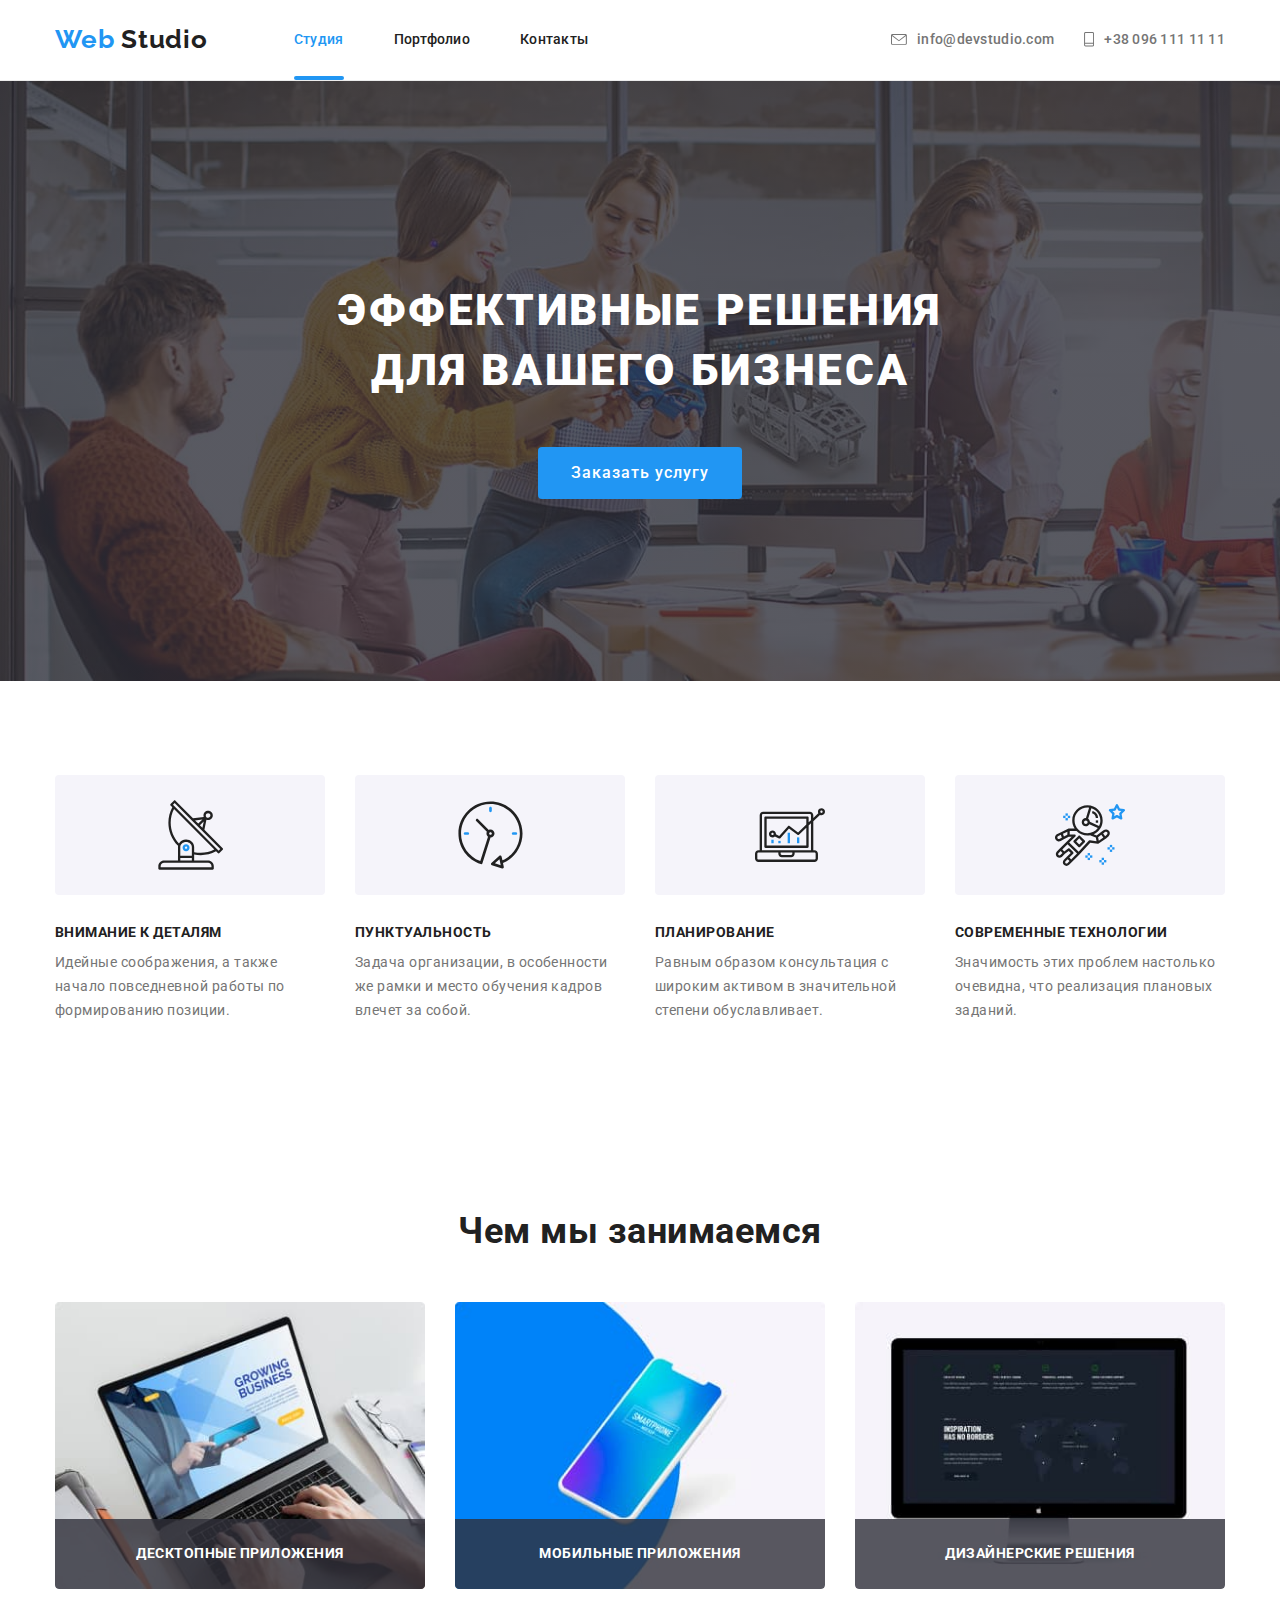
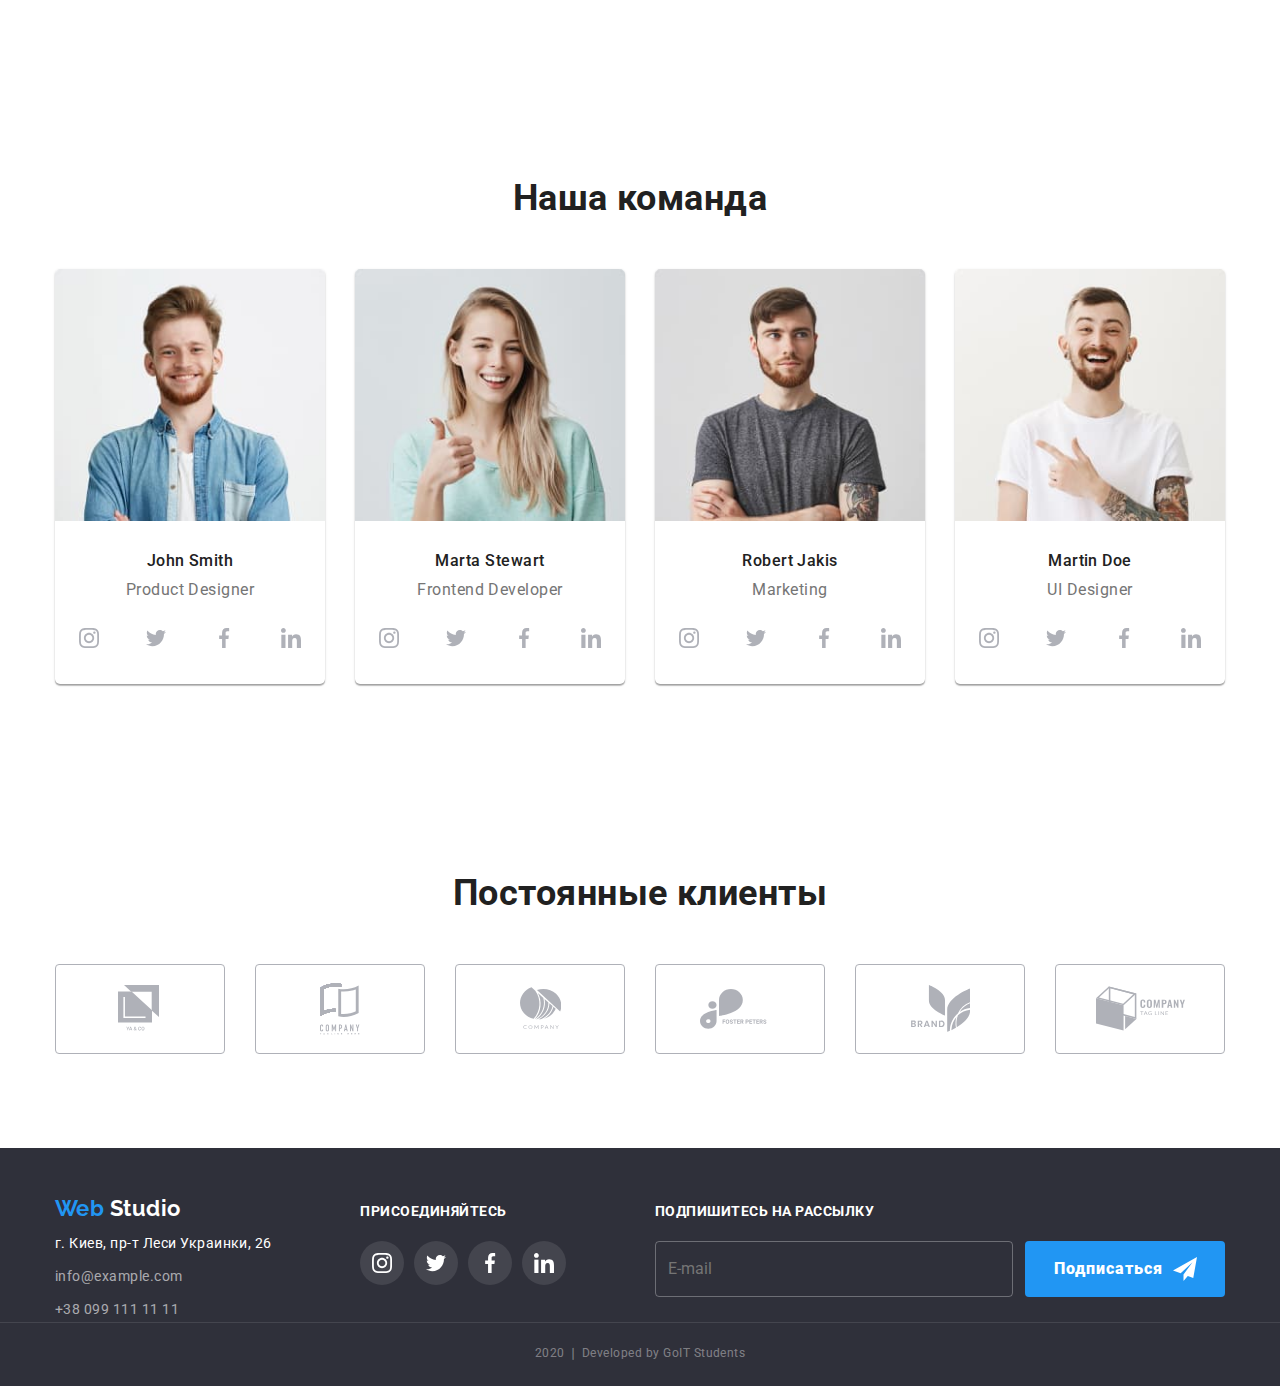
<file: index.html>
<!DOCTYPE html>
<html lang="ru">
  <head>
    <meta charset="UTF-8" />
    <meta name="viewport" content="width=device-width, initial-scale=1.0" />
    <title>Web Studio</title>
    <link
      href="https://fonts.googleapis.com/css2?family=Raleway:wght@700&family=Roboto:wght@400;500;700;900&display=swap"
      rel="stylesheet"
    />  
    <link rel="stylesheet" href="./css/main.min.css">
  </head>
  <body>
    <header class="header">
      <!-- Навигация по сайту -->

      <div class="container main-nav">
        <a href="./index.html" class="logo link"
          ><span class="web-logo">Web</span> Studio
        </a>

        <nav>
          <ul class="site-nav list">
            <li class="item">
              <a href="./index.html" class="current link">Студия</a>
            </li>
            <li class="item">
              <a href="./portfolio.html" class="link">Портфолио</a>
            </li>
            <li class="item"><a href="" class="link">Контакты</a></li>
          </ul>
        </nav>

        <!-- Контакты -->
        <ul class="contacts-nav list">
          <li class="item">
            <a href="mailto:info@devstudio.com" class="header-contacts link"
              ><svg class="icon-envelope" width="16" height="11">
                <use href="./images/sprite.svg#icon-envelope"></use>
              </svg>
              info@devstudio.com
            </a>
          </li>
          <li class="item">
            <a href="tel:+380961111111" class="header-contacts link">
              <svg class="icon-phone" width="10" height="15">
                <use href="./images/sprite.svg#icon-phone"></use>
              </svg>
              +38 096 111 11 11
            </a>
          </li>
        </ul>
      </div>
    </header>

    <main>
      <!--Герой-->
      <section class="hero">
        <h1 class="hero-title">
          Эффективные решения<br />
          для вашего бизнеса
        </h1>
        <button class="hero-button button primary link" data-modal-open>
          Заказать услугу
        </button>
        
      </section>

      <!--Наши преимущества-->
      <section class="section features">
        <div class="container">
          <ul class="feature-list list">
            <li class="item">
              <div class="feature-icon">
                <svg class="icon-detail" width="65" height="70">
                  <use href="./images/sprite.svg#icon-detail"></use>
                </svg>
              </div>
              <h3 class="feature-title">Внимание к деталям</h3>
              <p class="feature-content">
                Идейные соображения, а также начало повседневной работы по
                формированию позиции.
              </p>
            </li>
            <li class="item">
              <div class="feature-icon">
                <svg class="icon-time" width="67" height="70">
                  <use href="./images/sprite.svg#icon-time"></use>
                </svg>
              </div>
              <h3 class="feature-title">Пунктуальность</h3>
              <p class="feature-content">
                Задача организации, в особенности же рамки и место обучения
                кадров влечет за собой.
              </p>
            </li>
            <li class="item">
              <div class="feature-icon">
                <svg class="icon-plan" width="70" height="70">
                  <use href="./images/sprite.svg#icon-plan"></use>
                </svg>
              </div>
              <h3 class="feature-title">Планирование</h3>
              <p class="feature-content">
                Равным образом консультация с широким активом в значительной
                степени обуславливает.
              </p>
            </li>
            <li class="item">
              <div class="feature-icon">
                <svg class="icon-techno" width="70" height="70">
                  <use href="./images/sprite.svg#icon-techno"></use>
                </svg>
              </div>
              <h3 class="feature-title">Современные технологии</h3>
              <p class="feature-content">
                Значимость этих проблем настолько очевидна, что реализация
                плановых заданий.
              </p>
            </li>
          </ul>
        </div>
      </section>

      <!--Наши услуги-->
      <section class="section our-services">
        <div class="container">
          <h2 class="section-title">Чем мы занимаемся</h2>
          <ul class="our-work list">
            <li class="item">
              <a href=""
                ><img src="./images/desktop.jpg" alt="Ноутбук" class="link" />
                <h3 class="product-title">Десктопные приложения</h3>
              </a>
            </li>
            <li class="item">
              <a href=""
                ><img src="./images/mobile.jpg" alt="Телефон" class="link" />
                <h3 class="product-title">Мобильные приложения</h3>
              </a>
            </li>
            <li class="item">
              <a href=""
                ><img src="./images/design.jpg" alt="Дизайн" class="link" />
                <h3 class="product-title">Дизайнерские решения</h3>
              </a>
            </li>
          </ul>
        </div>
      </section>

      <!--Наша команда-->
      <section class="section team">
        <div class="container">
          <h2 class="section-title our-team">Наша команда</h2>
          <ul class="team-list list">
            <div class="team-card">
              <li class="item">
                <img
                  class="photo"
                  src="./images/john.jpg"
                  alt="Джон Смит"
                  width="270"
                />
                <div class="team-card__content">
                  <h3 class="team-title">John Smith</h3>
                  <p class="team-role">Product Designer</p>
                  <ul class="social-networks list">
                    <li>
                      <a class="item social-icons" href="">
                        <svg class="icon" width="20" height="20">
                          <use href="./images/sprite.svg#icon-instagram"></use>
                        </svg>
                      </a>
                    </li>
                    <li>
                      <a class="item social-icons" href="">
                        <svg class="icon" width="20" height="20">
                          <use href="./images/sprite.svg#icon-twitter"></use>
                        </svg>
                      </a>
                    </li>
                    <li>
                      <a class="item social-icons" href="">
                        <svg class="icon" width="20" height="20">
                          <use href="./images/sprite.svg#icon-facebook"></use>
                        </svg>
                      </a>
                    </li>
                    <li>
                      <a class="item social-icons" href="">
                        <svg class="icon" width="20" height="20">
                          <use href="./images/sprite.svg#icon-linkedin"></use>
                        </svg>
                      </a>
                    </li>
                  </ul>
                </div>
              </li>
            </div>
            <div class="team-card">
              <li class="item">
                <img
                  class="photo"
                  src="./images/marta.jpg"
                  alt="Марта Стюарт"
                  width="270"
                />
                <div class="team-card__content">
                  <h3 class="team-title">Marta Stewart</h3>
                  <p class="team-role">Frontend Developer</p>
                  <ul class="social-networks list">
                    <li>
                      <a class="item social-icons" href="">
                        <svg class="icon" width="20" height="20">
                          <use href="./images/sprite.svg#icon-instagram"></use>
                        </svg>
                      </a>
                    </li>
                    <li>
                      <a class="item social-icons" href="">
                        <svg class="icon" width="20" height="20">
                          <use href="./images/sprite.svg#icon-twitter"></use>
                        </svg>
                      </a>
                    </li>
                    <li>
                      <a class="item social-icons" href="">
                        <svg class="icon" width="20" height="20">
                          <use href="./images/sprite.svg#icon-facebook"></use>
                        </svg>
                      </a>
                    </li>
                    <li>
                      <a class="item social-icons" href="">
                        <svg class="icon" width="20" height="20">
                          <use href="./images/sprite.svg#icon-linkedin"></use>
                        </svg>
                      </a>
                    </li>
                  </ul>
                </div>
              </li>
            </div>
            <div class="team-card">
              <li class="item">
                <img
                  class="photo"
                  src="./images/robert.jpg"
                  alt="Роберт Джекис"
                  width="270"
                />
                <div class="team-card__content">
                  <h3 class="team-title">Robert Jakis</h3>
                  <p class="team-role">Marketing</p>
                  <ul class="social-networks list">
                    <li>
                      <a class="item social-icons" href="">
                        <svg class="icon" width="20" height="20">
                          <use href="./images/sprite.svg#icon-instagram"></use>
                        </svg>
                      </a>
                    </li>
                    <li>
                      <a class="item social-icons" href="">
                        <svg class="icon" width="20" height="20">
                          <use href="./images/sprite.svg#icon-twitter"></use>
                        </svg>
                      </a>
                    </li>
                    <li>
                      <a class="item social-icons" href="">
                        <svg class="icon" width="20" height="20">
                          <use href="./images/sprite.svg#icon-facebook"></use>
                        </svg>
                      </a>
                    </li>
                    <li>
                      <a class="item social-icons" href="">
                        <svg class="icon" width="20" height="20">
                          <use href="./images/sprite.svg#icon-linkedin"></use>
                        </svg>
                      </a>
                    </li>
                  </ul>
                </div>
              </li>
            </div>
            <div class="team-card">
              <li class="item">
                <img
                  class="photo"
                  src="./images/martin.jpg"
                  alt="Мартин Доу"
                  width="270"
                />
                <div class="team-card__content">
                  <h3 class="team-title">Martin Doe</h3>
                  <p class="team-role">UI Designer</p>
                  <ul class="social-networks list">
                    <li>
                      <a class="item social-icons" href="">
                        <svg class="icon" width="20" height="20">
                          <use href="./images/sprite.svg#icon-instagram"></use>
                        </svg>
                      </a>
                    </li>
                    <li>
                      <a class="item social-icons" href="">
                        <svg class="icon" width="20" height="20">
                          <use href="./images/sprite.svg#icon-twitter"></use>
                        </svg>
                      </a>
                    </li>
                    <li>
                      <a class="item social-icons" href="">
                        <svg class="icon" width="20" height="20">
                          <use href="./images/sprite.svg#icon-facebook"></use>
                        </svg>
                      </a>
                    </li>
                    <li>
                      <a class="item social-icons" href="">
                        <svg class="icon" width="20" height="20">
                          <use href="./images/sprite.svg#icon-linkedin"></use>
                        </svg>
                      </a>
                    </li>
                  </ul>
                </div>
              </li>
            </div>
          </ul>
        </div>
      </section>

      <!--Наши клиенты-->
      <section class="section">
        <div class="container">
          <h2 class="section-title">Постоянные клиенты</h2>
          <ul class="our-clients list">
            <li>
              <a class="item client-logo" href="">
                <svg class="icon" width="45" height="50">
                  <use href="./images/sprite.svg#icon-logo11"></use>
                </svg>
              </a>
            </li>
            <li>
              <a class="item client-logo" href="">
                <svg class="icon" width="40" height="52">
                  <use href="./images/sprite.svg#icon-logo22"></use>
                </svg>
              </a>
            </li>
            <li>
              <a class="item client-logo" href="">
                <svg class="icon" width="41" height="43">
                  <use href="./images/sprite.svg#icon-logo33"></use>
                </svg>
              </a>
            </li>
            <li>
              <a class="item client-logo" href="">
                <svg class="icon" width="80" height="42">
                  <use href="./images/sprite.svg#icon-logo44"></use>
                </svg>
              </a>
            </li>
            <li>
              <a class="item client-logo" href="">
                <svg class="icon" width="59" height="47">
                  <use href="./images/sprite.svg#icon-logo55"></use>
                </svg>
              </a>
            </li>
            <li>
              <a class="item client-logo" href="">
                <svg class="icon" width="89" height="46">
                  <use href="./images/sprite.svg#icon-logo66"></use>
                </svg>
              </a>
            </li>
          </ul>
        </div>
      </section>
    </main>

    
    <!-- Модальное окно -->
    <div class="backdrop is-hidden" data-modal>
      <div class="modal">
        <button class="close-button" data-modal-close>
          <svg class="close-icon" width="11" height="11">
            <use href="./images/sprite.svg#icon-cross"></use>
          </svg>
        </button>
    
        <h2 class="modal-title">Оставьте свои данные, мы вам перезвоним</h2>
    
        <form>
    
          <div class="form-field">
            <input class="form-input" type="text" name="name" id="name" placeholder=" " />
            <label class="form-label" for="name">Имя</label>
            <svg class="icon" width="11" height="11">
              <use href="./images/sprite.svg#icon-name"></use>
            </svg>
          </div>
    
          <div class="form-field">
            <input class="form-input" type="tel" name="tel" id="tel" placeholder=" " />
            <label class="form-label" for="tel">Телефон</label>
            <svg class="icon" width="11" height="11">
              <use href="./images/sprite.svg#icon-telephone"></use>
            </svg>
          </div>
    
          <div class="form-field">
            <input class="form-input" type="email" name="mail" id="mail" placeholder=" " />
            <label class="form-label" for="mail">Почта</label>
            <svg class="icon" width="11" height="11">
              <use href="./images/sprite.svg#icon-email"></use>
            </svg>
          </div>
    
          <div class="form-comment">
            <textarea class="comment" name="comment" id="comment" placeholder=" "></textarea>
            <label class="form-label" for="comment">Комментарий</label>
          </div>
    
          <label class="form-field-policy">
            <input class="checkbox" type="checkbox" name="policy" />
            <span class="icon"></span>
            <span class="policy">Соглашаюсь с рассылкой и принимаю <a class="policy-link" href="">Условия
                договора</a></span>
          </label>
    
          <button class="button primary submit-button" type="submit">Отправить</button>
    
    
      </div>
    </div>

    <footer class="footer">
      <!--Контакты-->

      <div class="container bottom">
        <div>
          <a href="./index.html" class="footer-logo link"
            ><span class="web-logo">Web</span> Studio</a
          >
          <address class="footer-address">
            <ul class="list">
              <li class="address">г. Киев, пр-т Леси Украинки, 26</li>
              <li class="contacts">
                <a href="mailto:info@example.com" class="footer-contacts link"
                  >info@example.com</a
                >
              </li>
              <li class="contacts">
                <a href="tel:+380991111111" class="footer-contacts link"
                  >+38 099 111 11 11</a
                >
              </li>
            </ul>
          </address>
        </div>

        <!-- Соц. сети -->

        <div class="social-links">
          <b class="footer-title">Присоединяйтесь</b>
          <ul class="social-list list">
            <li class="list">
              <a class="item social-list__logo" href="">
                <svg class="icon" width="20" height="20">
                  <use href="./images/sprite.svg#icon-instagram2"></use>
                </svg>
              </a>
            </li>
            <li class="list">
              <a class="item social-list__logo" href="">
                <svg class="icon" width="20" height="20">
                  <use href="./images/sprite.svg#icon-twitter2"></use>
                </svg>
              </a>
            </li>
            <li class="list">
              <a class="item social-list__logo" href="">
                <svg class="icon" width="20" height="20">
                  <use href="./images/sprite.svg#icon-facebook2"></use>
                </svg>
              </a>
            </li>
            <li class="list">
              <a class="item social-list__logo" href="">
                <svg class="icon" width="20" height="20">
                  <use href="./images/sprite.svg#icon-linkedin2"></use>
                </svg>
              </a>
            </li>
          </ul>
        </div>

        <div class="subscribe">
          <b class="footer-title">Подпишитесь на рассылку</b>
          <form method="post" action="">
            <p class="subscribe-form">
              <input
                class="form"
                name="textfield"
                type="email"
                placeholder="E-mail"
              />
              <a class="footer-button" href="">Подписаться</a>
            </p>
          </form>
        </div>
      </div>

      <p class="copyright">2020 &#10072; Developed by GoIT Students</p>
    </footer>

    <script src="./js/modal.js">    
    </script>
  </body>
</html>
</file>
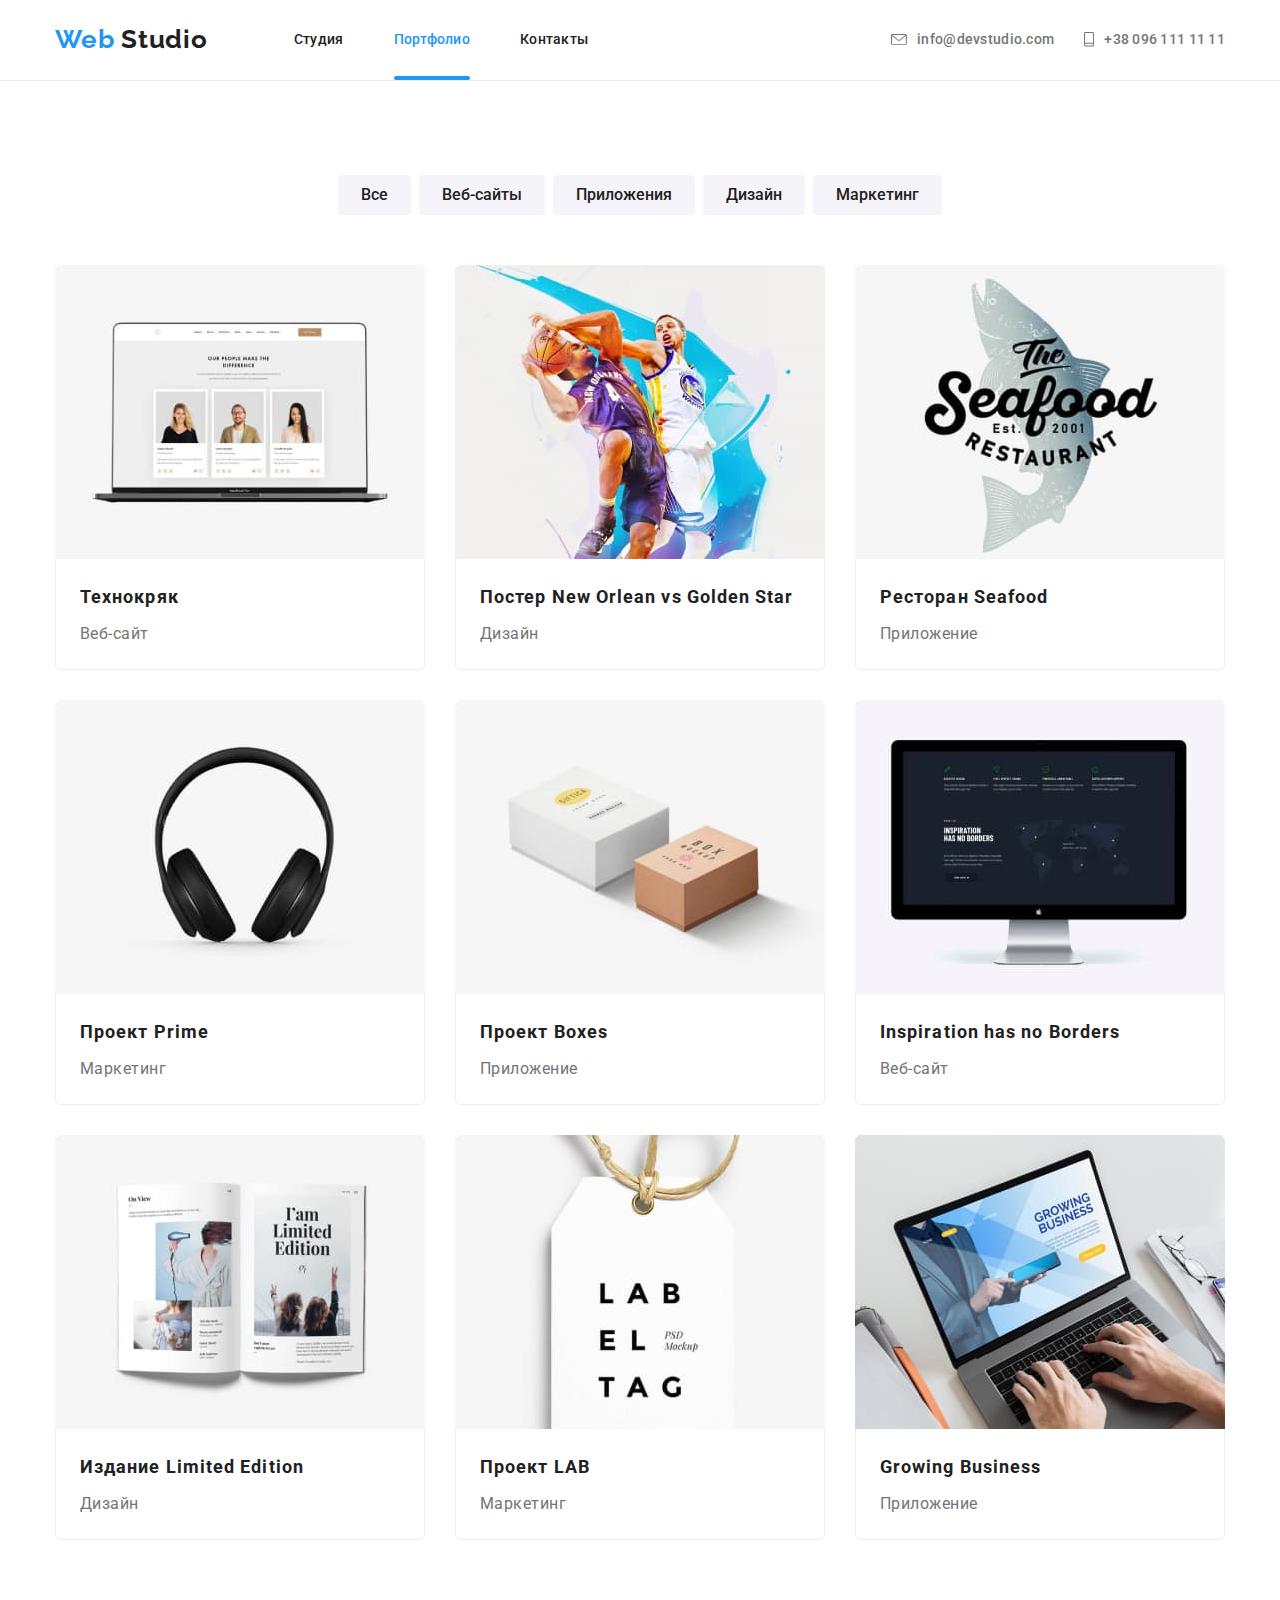
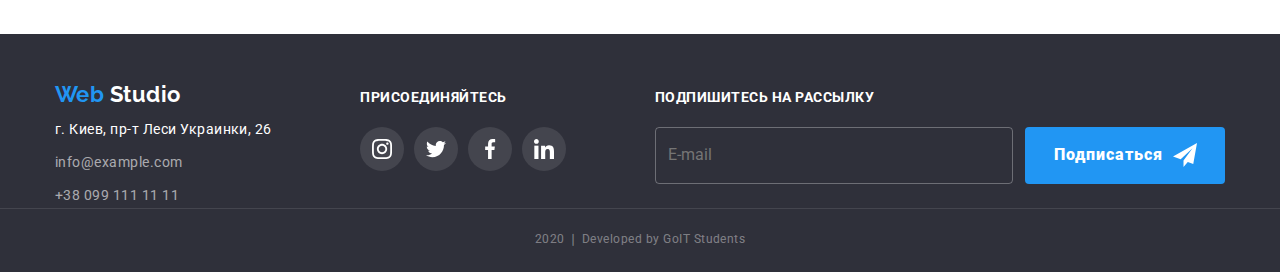
<file: portfolio.html>
<!DOCTYPE html>
<html lang="en">
  <head>
    <meta charset="UTF-8" />
    <meta name="viewport" content="width=device-width, initial-scale=1.0" />
    <title>Портфолио</title>
    <link
      href="https://fonts.googleapis.com/css2?family=Raleway:wght@700&family=Roboto:wght@400;500;700;900&display=swap"
      rel="stylesheet"
    />    
    <link rel="stylesheet" href="./css/portfolio.min.css" />
  </head>
  <body>
    <header class="header">
      <!-- Навигация по сайту -->
      <div class="container main-nav">
        <a href="./index.html" class="logo link"
          ><span class="web-logo">Web</span> Studio
        </a>

        <nav>
          <ul class="site-nav list">
            <li class="item">
              <a href="./index.html" class="link">Студия</a>
            </li>
            <li class="item">
              <a href="./portfolio.html" class="current link">Портфолио</a>
            </li>
            <li class="item"><a href="" class="link">Контакты</a></li>
          </ul>
        </nav>

        <!-- Контакты -->
        <ul class="contacts-nav list">
          <li class="item">
            <a href="mailto:info@devstudio.com" class="header-contacts link"
              ><svg class="icon-envelope" width="16" height="11">
                <use href="./images/sprite.svg#icon-envelope"></use>
              </svg>
              info@devstudio.com
            </a>
          </li>
          <li class="item">
            <a href="tel:+380961111111" class="header-contacts link">
              <svg class="icon-phone" width="10" height="15">
                <use href="./images/sprite.svg#icon-phone"></use>
              </svg>
              +38 096 111 11 11
            </a>
          </li>
        </ul>
      </div>
    </header>

    <main>
      <section class="section">
        <!-- Фильтр -->

        <div class="container">
          <nav>
            <ul class="section-list buttons list">
              <li class="item">
                <button type="button" class="button secondary link">
                  Все
                </button>
              </li>
              <li class="item">
                <button type="button" class="button secondary link">
                  Веб-сайты
                </button>
              </li>
              <li class="item">
                <button type="button" class="button secondary link">
                  Приложения
                </button>
              </li>
              <li class="item">
                <button type="button" class="button secondary link">
                  Дизайн
                </button>
              </li>
              <li class="item">
                <button type="button" class="button secondary link">
                  Маркетинг
                </button>
              </li>
            </ul>
          </nav>

          <!-- Примеры работ -->

          <ul class="section-list works list">
            <li class="item">
              <div class="card">
                <a href="" class="link">
                  <div class="card-image">
                    <img src="./images/techno.jpg" alt="" width="370" />
                    <p class="text">
                      Технокряк это современная площадка распространения
                      коронавируса. Компании используют эту платформу для
                      цифрового шпионажа и атак на защищённые сервера
                      конкурентов.
                    </p>
                  </div>

                  <div class="card-content">
                    <h3 class="section-list-title">Технокряк</h3>
                    <p class="section-content">Веб-сайт</p>
                  </div>
                </a>
              </div>
            </li>

            <li class="item">
              <div class="card">
                <a href="" class="link">
                  <div class="card-image">
                    <img src="./images/golden-stars.jpg" alt="" width="370" />
                    <p class="text">
                      Технокряк это современная площадка распространения
                      коронавируса. Компании используют эту платформу для
                      цифрового шпионажа и атак на защищённые сервера
                      конкурентов.
                    </p>
                  </div>

                  <div class="card-content">
                    <h3 class="section-list-title">
                      Постер New Orlean vs Golden Star
                    </h3>
                    <p class="section-content">Дизайн</p>
                  </div>
                </a>
              </div>
            </li>
            <li class="item">
              <div class="card">
                <a href="" class="link">
                  <div class="card-image">
                    <img src="./images/sea-food.jpg" alt="" width="370" />
                    <p class="text">
                      Технокряк это современная площадка распространения
                      коронавируса. Компании используют эту платформу для
                      цифрового шпионажа и атак на защищённые сервера
                      конкурентов.
                    </p>
                  </div>

                  <div class="card-content">
                    <h3 class="section-list-title">Ресторан Seafood</h3>
                    <p class="section-content">Приложение</p>
                  </div>
                </a>
              </div>
            </li>
            <li class="item">
              <div class="card">
                <a href="" class="link">
                  <div class="card-image">
                    <img src="./images/prime.jpg" alt="" width="370" />
                    <p class="text">
                      Технокряк это современная площадка распространения
                      коронавируса. Компании используют эту платформу для
                      цифрового шпионажа и атак на защищённые сервера
                      конкурентов.
                    </p>
                  </div>

                  <div class="card-content">
                    <h3 class="section-list-title">Проект Prime</h3>
                    <p class="section-content">Маркетинг</p>
                  </div>
                </a>
              </div>
            </li>
            <li class="item">
              <div class="card">
                <a href="" class="link">
                  <div class="card-image">
                    <img src="./images/boxes.jpg" alt="" width="370" />
                    <p class="text">
                      Технокряк это современная площадка распространения
                      коронавируса. Компании используют эту платформу для
                      цифрового шпионажа и атак на защищённые сервера
                      конкурентов.
                    </p>
                  </div>

                  <div class="card-content">
                    <h3 class="section-list-title">Проект Boxes</h3>
                    <p class="section-content">Приложение</p>
                  </div>
                </a>
              </div>
            </li>
            <li class="item">
              <div class="card">
                <a href="" class="link">
                  <div class="card-image">
                    <img src="./images/inspiration.jpg" alt="" width="370" />
                    <p class="text">
                      Технокряк это современная площадка распространения
                      коронавируса. Компании используют эту платформу для
                      цифрового шпионажа и атак на защищённые сервера
                      конкурентов.
                    </p>
                  </div>

                  <div class="card-content">
                    <h3 class="section-list-title">
                      Inspiration has no Borders
                    </h3>
                    <p class="section-content">Веб-сайт</p>
                  </div>
                </a>
              </div>
            </li>
            <li class="item">
              <div class="card">
                <a href="" class="link">
                  <div class="card-image">
                    <img
                      src="./images/limited-edition.jpg"
                      alt=""
                      width="370"
                    />
                    <p class="text">
                      Технокряк это современная площадка распространения
                      коронавируса. Компании используют эту платформу для
                      цифрового шпионажа и атак на защищённые сервера
                      конкурентов.
                    </p>
                  </div>

                  <div class="card-content">
                    <h3 class="section-list-title">Издание Limited Edition</h3>
                    <p class="section-content">Дизайн</p>
                  </div>
                </a>
              </div>
            </li>
            <li class="item">
              <div class="card">
                <a href="" class="link">
                  <div class="card-image">
                    <img src="./images/lab.jpg" alt="" width="370" />
                    <p class="text">
                      Технокряк это современная площадка распространения
                      коронавируса. Компании используют эту платформу для
                      цифрового шпионажа и атак на защищённые сервера
                      конкурентов.
                    </p>
                  </div>

                  <div class="card-content">
                    <h3 class="section-list-title">Проект LAB</h3>
                    <p class="section-content">Маркетинг</p>
                  </div>
                </a>
              </div>
            </li>
            <li class="item">
              <div class="card">
                <a href="" class="link">
                  <div class="card-image">
                    <img
                      src="./images/growing-business.jpg"
                      alt=""
                      width="370"
                    />
                    <p class="text">
                      Технокряк это современная площадка распространения
                      коронавируса. Компании используют эту платформу для
                      цифрового шпионажа и атак на защищённые сервера
                      конкурентов.
                    </p>
                  </div>

                  <div class="card-content">
                    <h3 class="section-list-title">Growing Business</h3>
                    <p class="section-content">Приложение</p>
                  </div>
                </a>
              </div>
            </li>
          </ul>
        </div>
      </section>
    </main>

    <footer class="footer">
      <!--Контакты-->
      <div class="container bottom">
        <div>
          <a href="./index.html" class="footer-logo link"
            ><span class="web-logo">Web</span> Studio</a
          >
          <address class="footer-address">
            <ul class="list">
              <li class="address">г. Киев, пр-т Леси Украинки, 26</li>
              <li class="contacts">
                <a href="mailto:info@example.com" class="footer-contacts link"
                  >info@example.com</a
                >
              </li>
              <li class="contacts">
                <a href="tel:+380991111111" class="footer-contacts link"
                  >+38 099 111 11 11</a
                >
              </li>
            </ul>
          </address>
        </div>

        <!-- Соц. сети -->

        <div class="social-links">
          <b class="footer-title">Присоединяйтесь</b>
          <ul class="social-list list">
            <li class="list">
              <a class="item social-list__logo" href="">
                <svg class="icon" width="20" height="20">
                  <use href="images/sprite.svg#icon-instagram2"></use>
                </svg>
              </a>
            </li>
            <li class="list">
              <a class="item social-list__logo" href="">
                <svg class="icon" width="20" height="20">
                  <use href="images/sprite.svg#icon-twitter2"></use>
                </svg>
              </a>
            </li>
            <li class="list">
              <a class="item social-list__logo" href="">
                <svg class="icon" width="20" height="20">
                  <use href="images/sprite.svg#icon-facebook2"></use>
                </svg>
              </a>
            </li>
            <li class="list">
              <a class="item social-list__logo" href="">
                <svg class="icon" width="20" height="20">
                  <use href="images/sprite.svg#icon-linkedin2"></use>
                </svg>
              </a>
            </li>
          </ul>
        </div>

        <div class="subscribe">
          <b class="footer-title">Подпишитесь на рассылку</b>
          <form method="post" action="">
            <p class="subscribe-form">
              <input
                class="form"
                name="textfield"
                type="email"
                placeholder="E-mail"
              />
              <a class="footer-button" href="">Подписаться</a>
            </p>
          </form>
        </div>
      </div>

      <p class="copyright">2020 &#10072; Developed by GoIT Students</p>
    </footer>
  </body>
</html>
</file>
<file: css/main.min.css>
/*! modern-normalize v0.6.0 | MIT License | https://github.com/sindresorhus/modern-normalize */*,*::before,*::after{-webkit-box-sizing:border-box;box-sizing:border-box}:root{-moz-tab-size:4;-o-tab-size:4;tab-size:4}html{line-height:1.15;-webkit-text-size-adjust:100%}body{margin:0}body{font-family:system-ui,-apple-system,"Segoe UI",Roboto,Helvetica,Arial,sans-serif,"Apple Color Emoji","Segoe UI Emoji"}hr{height:0}abbr[title]{-webkit-text-decoration:underline dotted;text-decoration:underline dotted}b,strong{font-weight:bolder}code,kbd,samp,pre{font-family:SFMono-Regular, Consolas, 'Liberation Mono', Menlo, monospace;font-size:1em}small{font-size:80%}sub,sup{font-size:75%;line-height:0;position:relative;vertical-align:baseline}sub{bottom:-0.25em}sup{top:-0.5em}button,input,optgroup,select,textarea{font-family:inherit;font-size:100%;line-height:1.15;margin:0}button,select{text-transform:none}button,[type='button'],[type='reset'],[type='submit']{-webkit-appearance:button}button::-moz-focus-inner,[type='button']::-moz-focus-inner,[type='reset']::-moz-focus-inner,[type='submit']::-moz-focus-inner{border-style:none;padding:0}button:-moz-focusring,[type='button']:-moz-focusring,[type='reset']:-moz-focusring,[type='submit']:-moz-focusring{outline:1px dotted ButtonText}fieldset{padding:0.35em 0.75em 0.625em}legend{padding:0}progress{vertical-align:baseline}[type='number']::-webkit-inner-spin-button,[type='number']::-webkit-outer-spin-button{height:auto}[type='search']{-webkit-appearance:textfield;outline-offset:-2px}[type='search']::-webkit-search-decoration{-webkit-appearance:none}::-webkit-file-upload-button{-webkit-appearance:button;font:inherit}summary{display:list-item}img{display:block;max-width:100%;height:auto}body{background-color:#fff;color:#212121;font-family:Roboto,sans-serif;letter-spacing:0.03em}.container{width:1200px;padding-left:15px;padding-right:15px;margin:0 auto}.list{list-style:none;padding:0px;margin:0px}.link{text-decoration:none}.section{padding-top:94px;padding-bottom:94px}.section .section-title{margin-top:0px;margin-bottom:50px;font-weight:700;font-size:36px;line-height:1.17;text-align:center}.button{display:inline-block;padding:6px 22px;color:#212121;background-color:#fff;font-family:inherit;font-weight:500;font-size:16px;line-height:1.63;min-width:73px;border-radius:4px;border:1px solid transparent;text-align:center;-webkit-transition:all 250ms cubic-bezier(0.4, 0, 0.2, 1) 0s;transition:all 250ms cubic-bezier(0.4, 0, 0.2, 1) 0s}.button.primary{color:#fff;background-color:#2196f3}.button.secondary{color:#212121;background-color:#f5f4fa}.header{border-bottom:1px solid #ececec}.header-contacts{color:#757575;-webkit-transition:all 250ms cubic-bezier(0.4, 0, 0.2, 1) 0s;transition:all 250ms cubic-bezier(0.4, 0, 0.2, 1) 0s}.contacts-nav .header-contacts:hover,.contacts-nav .header-contacts:focus{color:#2196f3}.main-nav{display:-webkit-box;display:-ms-flexbox;display:flex;-webkit-box-align:center;-ms-flex-align:center;align-items:center}.site-nav{display:-webkit-box;display:-ms-flexbox;display:flex}.site-nav .item+.item{margin-left:50px}.site-nav .link{display:block;padding:32px 0px}.contacts-nav{display:-webkit-box;display:-ms-flexbox;display:flex;margin-left:auto}.contacts-nav .item+.item{margin-left:30px}.site-nav .link{color:#212121;-webkit-transition:all 250ms cubic-bezier(0.4, 0, 0.2, 1) 0s;transition:all 250ms cubic-bezier(0.4, 0, 0.2, 1) 0s}.site-nav .link:hover,.site-nav .link:focus{color:#2196f3}.site-nav .link.current{position:relative;color:#2196f3}.site-nav .link.current::after{position:absolute;content:'';display:block;bottom:0;width:100%;height:4px;border-radius:2px;background-color:#2196f3}.site-nav,.contacts-nav{font-weight:500;font-size:14px;line-height:1.14;letter-spacing:0.02em}.header-contacts{display:-webkit-box;display:-ms-flexbox;display:flex;-webkit-box-align:center;-ms-flex-align:center;align-items:center}.icon-envelope{display:block;margin-right:10px;fill:currentColor}.icon-phone{display:block;margin-right:10px;fill:currentColor}.contacts-nav .contacts-nav .header-contacts:hover,.contacts-nav .contacts-nav .header-contacts:focus{color:#2196f3;fill:#2196f3}.logo{display:inline-block;margin-right:86px;color:#212121;font-family:Raleway;font-weight:700;font-size:26px;line-height:1.2;letter-spacing:0.03em}.web-logo{color:#2196f3}.footer-logo{display:inline-block;margin-bottom:10px;color:#fff;font-family:Raleway;font-weight:700;font-size:22px;line-height:1.18}.hero{max-width:1600px;height:600px;margin-left:auto;margin-right:auto;background-color:#757575;background-image:-webkit-gradient(linear, left top, left bottom, from(rgba(47,48,58,0.8)), to(rgba(47,48,58,0.8))),url(../images/hero.jpg);background-image:linear-gradient(rgba(47,48,58,0.8), rgba(47,48,58,0.8)),url(../images/hero.jpg);text-align:center}.hero-title{padding-top:200px;margin-top:0px;margin-bottom:46px;color:#fff;font-weight:900;font-size:44px;line-height:1.36;text-align:center;letter-spacing:0.06em;text-transform:uppercase}.hero-button{display:inline-block;padding:10px 32px;border-radius:4px;font-size:16px;line-height:1.87;letter-spacing:0.06em;-webkit-transition:all 250ms cubic-bezier(0.4, 0, 0.2, 1) 0s;transition:all 250ms cubic-bezier(0.4, 0, 0.2, 1) 0s}.hero-button:hover,.hero-button:focus{color:#212121;background-color:#f5f4fa}.backdrop{position:fixed;top:0;left:0;width:100%;height:100%;background-color:rgba(0,0,0,0.2);opacity:1;-webkit-transition:opacity 250ms cubic-bezier(0.4, 0, 0.2, 1);transition:opacity 250ms cubic-bezier(0.4, 0, 0.2, 1)}.backdrop.is-hidden{opacity:0;pointer-events:none}.backdrop.is-hidden .modal{-webkit-transform:translate(-50%, -50%) scale(0.9);transform:translate(-50%, -50%) scale(0.9)}.modal{position:absolute;top:50%;left:50%;-webkit-transform:translate(-50%, -50%);transform:translate(-50%, -50%);min-height:581px;min-width:528px;padding:40px;text-align:left;background-color:#fff;-webkit-box-shadow:0px 2px 1px rgba(0,0,0,0.2),0px 1px 1px rgba(0,0,0,0.14),0px 1px 3px rgba(0,0,0,0.12);box-shadow:0px 2px 1px rgba(0,0,0,0.2),0px 1px 1px rgba(0,0,0,0.14),0px 1px 3px rgba(0,0,0,0.12);border-radius:4px;-webkit-transition:-webkit-transform 250ms cubic-bezier(0.4, 0, 0.2, 1);transition:-webkit-transform 250ms cubic-bezier(0.4, 0, 0.2, 1);transition:transform 250ms cubic-bezier(0.4, 0, 0.2, 1);transition:transform 250ms cubic-bezier(0.4, 0, 0.2, 1), -webkit-transform 250ms cubic-bezier(0.4, 0, 0.2, 1)}.close-button{position:absolute;top:0;right:0;-webkit-transform:translate(50%, -50%);transform:translate(50%, -50%);width:30px;height:30px;border-radius:50%;border:transparent;background:#ffffff;-webkit-box-shadow:0px 2px 1px rgba(0,0,0,0.2),0px 1px 1px rgba(0,0,0,0.14),0px 1px 3px rgba(0,0,0,0.12);box-shadow:0px 2px 1px rgba(0,0,0,0.2),0px 1px 1px rgba(0,0,0,0.14),0px 1px 3px rgba(0,0,0,0.12)}.modal-title{margin-top:0px;margin-bottom:30px;font-size:20px;line-height:1.15;text-align:center;letter-spacing:0.03em;color:#212121}.submit-button{display:-webkit-box;display:-ms-flexbox;display:flex;-webkit-box-pack:center;-ms-flex-pack:center;justify-content:center;padding:10px 55px;margin-top:30px;margin-right:auto;margin-left:auto;-webkit-box-shadow:0px 4px 4px rgba(0,0,0,0.15);box-shadow:0px 4px 4px rgba(0,0,0,0.15)}textarea{resize:none}.form-field input{width:100%;margin:0;padding:12px 16px 12px 42px;border-radius:4px;border:1px solid rgba(33,33,33,0.2);outline:none}.form-field label{position:absolute;top:50%;left:42px;-webkit-transform:translateY(-50%);transform:translateY(-50%);font-size:14px;line-height:1.14;letter-spacing:0.01em;color:#757575;-webkit-transition:all 250ms cubic-bezier(0.4, 0, 0.2, 1) 0s;transition:all 250ms cubic-bezier(0.4, 0, 0.2, 1) 0s}.form-comment{position:relative}.form-comment label{position:absolute;top:12px;left:15px;font-size:14px;line-height:1.14;letter-spacing:0.01em;color:#757575;-webkit-transition:all 250ms cubic-bezier(0.4, 0, 0.2, 1) 0s;transition:all 250ms cubic-bezier(0.4, 0, 0.2, 1) 0s}.form-field{position:relative;margin-bottom:28px}.comment{margin-bottom:20px;padding:12px 16px;width:100%;height:120px;border:1px solid rgba(33,33,33,0.2);border-radius:4px;outline:none}.comment:focus+.form-label,.comment:not(:placeholder-shown)+.form-label{color:#2196f3;-webkit-transform:translateY(-34px);transform:translateY(-34px)}.comment:focus{border:1px solid #2196f3}.policy{font-size:14px;line-height:1.71;letter-spacing:0.03em;color:#757575}.form-field input[type='checkbox']{width:16px}.form-field-policy{display:-webkit-box;display:-ms-flexbox;display:flex;-webkit-box-align:center;-ms-flex-align:center;align-items:center}.form-field-policy .icon{display:inline-block;width:16px;height:16px;margin-right:5px;border:2px solid #2a2a2a;border-radius:4px;-webkit-transition:-webkit-transform 250ms linear;transition:-webkit-transform 250ms linear;transition:transform 250ms linear;transition:transform 250ms linear, -webkit-transform 250ms linear}.checkbox:checked+.icon{border-color:transparent;background-color:#2196f3;background-image:url(../images/icon_check.svg);background-size:contain;background-origin:border-box}.form-input:focus+.form-label,.form-input:not(:placeholder-shown)+.form-label{color:#2196f3;-webkit-transform:translate(-31px, -42px);transform:translate(-31px, -42px)}.form-input:focus{border:1px solid #2196f3}.form-field .icon{position:absolute;left:19px;top:50%;-webkit-transform:translate(-50%, -50%);transform:translate(-50%, -50%)}.form-input:focus ~ .icon{fill:#2196f3}.checkbox{position:absolute;width:1px;height:1px;margin:-1px;border:0;padding:0;clip:rect(0 0 0 0);overflow:hidden}.policy-link{color:#2196f3}.feature-list{display:-webkit-box;display:-ms-flexbox;display:flex}.feature-list .item{width:270px}.feature-icon{display:-webkit-box;display:-ms-flexbox;display:flex;-webkit-box-pack:center;-ms-flex-pack:center;justify-content:center;-webkit-box-align:center;-ms-flex-align:center;align-items:center;height:120px;border-radius:4px;background-color:#f5f4fa}.feature-list .item+.item{margin-left:30px}.feature-title{margin-top:30px;margin-bottom:10px;font-weight:700;font-size:14px;line-height:1.14;text-transform:uppercase}.feature-list .feature-content{margin-top:0px;margin-bottom:0px;color:#757575;font-size:14px;line-height:1.7}.our-work{display:-webkit-box;display:-ms-flexbox;display:flex}.our-work .item+.item{margin-left:30px}.product-title{position:absolute;border-radius:0px 0px 4px 4px;background-color:rgba(47,48,58,0.8);text-align:center;padding-top:27px;padding-bottom:27px;color:white;bottom:0px;width:100%;margin:0;font-weight:700;font-size:14px;line-height:1.14;text-transform:uppercase}.our-work .item{position:relative;border-radius:4px;overflow:hidden}.team-list{display:-webkit-box;display:-ms-flexbox;display:flex;text-align:center}.team-title{margin-top:0px;margin-bottom:10px;font-weight:500;font-size:16px;line-height:1.2}.team-role{margin-top:0px;margin-bottom:16px;color:#757575;font-size:16px;line-height:1.2}.team-section{background-color:#f5f4fa}.social-networks{display:-webkit-box;display:-ms-flexbox;display:flex;-ms-flex-pack:distribute;justify-content:space-around}.team-card{border-top-left-radius:5px;border-top-right-radius:5px;border-bottom-right-radius:5px;border-bottom-left-radius:5px;overflow:hidden;-webkit-box-shadow:0px 2px 1px rgba(0,0,0,0.2),0px 1px 1px rgba(0,0,0,0.14),0px 1px 3px rgba(0,0,0,0.12);box-shadow:0px 2px 1px rgba(0,0,0,0.2),0px 1px 1px rgba(0,0,0,0.14),0px 1px 3px rgba(0,0,0,0.12)}.team-card:not(:first-child){margin-left:30px}.team-card__content{padding-top:30px;padding-bottom:24px}.social-icons{fill:#afb1b8;display:-webkit-box;display:-ms-flexbox;display:flex;-webkit-box-pack:center;-ms-flex-pack:center;justify-content:center;-webkit-box-align:center;-ms-flex-align:center;align-items:center;width:44px;height:44px;border-radius:50%;-webkit-transition:all 250ms cubic-bezier(0.4, 0, 0.2, 1) 0s;transition:all 250ms cubic-bezier(0.4, 0, 0.2, 1) 0s}.social-icons{color:currentColor}.social-networks .social-icons:hover,.social-networks .social-icons:focus{background-color:#2196f3;fill:#ffffff;border-radius:50%}.our-clients{display:-webkit-box;display:-ms-flexbox;display:flex;-webkit-box-pack:justify;-ms-flex-pack:justify;justify-content:space-between;-webkit-transition:all 250ms cubic-bezier(0.4, 0, 0.2, 1) 0s;transition:all 250ms cubic-bezier(0.4, 0, 0.2, 1) 0s}.our-clients .item:hover,.our-clients .item:focus{fill:#2196f3;border:1px solid #2196f3}.our-clients .item{width:170px;height:90px;border:1px solid #afb1b8;border-radius:4px;-webkit-transition:all 250ms cubic-bezier(0.4, 0, 0.2, 1) 0s;transition:all 250ms cubic-bezier(0.4, 0, 0.2, 1) 0s}.client-logo{display:-webkit-box;display:-ms-flexbox;display:flex;-webkit-box-pack:center;-ms-flex-pack:center;justify-content:center;-webkit-box-align:center;-ms-flex-align:center;align-items:center;fill:#afb1b8}.footer{padding-top:48px;background-color:#2f303a}.container.bottom{display:-webkit-box;display:-ms-flexbox;display:flex;-webkit-box-pack:justify;-ms-flex-pack:justify;justify-content:space-between;-webkit-box-align:baseline;-ms-flex-align:baseline;align-items:baseline}.footer-address .contacts{padding-top:9px}.address{color:#fff;font-style:normal;font-size:14px;line-height:1.71}.footer-contacts{color:rgba(255,255,255,0.6);font-style:normal;font-size:14px;line-height:1.71;-webkit-transition:all 250ms cubic-bezier(0.4, 0, 0.2, 1) 0s;transition:all 250ms cubic-bezier(0.4, 0, 0.2, 1) 0s}.footer-contacts:hover,.footer-contacts:focus{color:#2196f3}.footer-title{display:inline-block;margin-bottom:21px;color:#fff;font-weight:700;font-size:14px;line-height:1.14;text-transform:uppercase}.social-list{display:-webkit-box;display:-ms-flexbox;display:flex;-webkit-box-pack:justify;-ms-flex-pack:justify;justify-content:space-between;-webkit-transition:all 250ms cubic-bezier(0.4, 0, 0.2, 1) 0s;transition:all 250ms cubic-bezier(0.4, 0, 0.2, 1) 0s}.social-list .item:hover,.social-list .item:focus{background-color:#2196f3}.social-list .item{height:44px;width:44px;background-color:rgba(255,255,255,0.1);border-radius:50%;-webkit-transition:all 250ms cubic-bezier(0.4, 0, 0.2, 1) 0s;transition:all 250ms cubic-bezier(0.4, 0, 0.2, 1) 0s}.social-list .list+.list{margin-left:10px}.social-list__logo{display:-webkit-box;display:-ms-flexbox;display:flex;-webkit-box-pack:center;-ms-flex-pack:center;justify-content:center;-webkit-box-align:center;-ms-flex-align:center;align-items:center}.form{width:358px;margin-right:12px;background-color:inherit;padding:18px 12px;border-radius:4px;color:rgba(255,255,255,0.6);border:1px solid rgba(255,255,255,0.3)}.subscribe{width:570px}.footer-button{display:-webkit-inline-box;display:-ms-inline-flexbox;display:inline-flex;-webkit-box-align:center;-ms-flex-align:center;align-items:center;padding:10px 28px 10px 29px;border:transparent;border-radius:4px;color:#fff;background-color:#2196f3;width:200px;text-decoration:none;cursor:pointer;font-weight:900;font-size:16px;line-height:1.87;letter-spacing:0.06em}.footer-button::after{content:'';width:24px;height:24px;margin-left:10px;background-image:url(../images/icon-send.svg);background-size:contain}.subscribe-form{display:-webkit-box;display:-ms-flexbox;display:flex;margin:0px}.copyright{padding-top:18px;padding-bottom:21px;margin-top:0px;margin-bottom:0px;border-top:1px solid rgba(255,255,255,0.1);color:rgba(255,255,255,0.4);font-size:12px;line-height:2;text-align:center}
/*# sourceMappingURL=main.min.css.map */
</file>
<file: css/portfolio.min.css>
/*! modern-normalize v0.6.0 | MIT License | https://github.com/sindresorhus/modern-normalize */*,*::before,*::after{-webkit-box-sizing:border-box;box-sizing:border-box}:root{-moz-tab-size:4;-o-tab-size:4;tab-size:4}html{line-height:1.15;-webkit-text-size-adjust:100%}body{margin:0}body{font-family:system-ui,-apple-system,"Segoe UI",Roboto,Helvetica,Arial,sans-serif,"Apple Color Emoji","Segoe UI Emoji"}hr{height:0}abbr[title]{-webkit-text-decoration:underline dotted;text-decoration:underline dotted}b,strong{font-weight:bolder}code,kbd,samp,pre{font-family:SFMono-Regular, Consolas, 'Liberation Mono', Menlo, monospace;font-size:1em}small{font-size:80%}sub,sup{font-size:75%;line-height:0;position:relative;vertical-align:baseline}sub{bottom:-0.25em}sup{top:-0.5em}button,input,optgroup,select,textarea{font-family:inherit;font-size:100%;line-height:1.15;margin:0}button,select{text-transform:none}button,[type='button'],[type='reset'],[type='submit']{-webkit-appearance:button}button::-moz-focus-inner,[type='button']::-moz-focus-inner,[type='reset']::-moz-focus-inner,[type='submit']::-moz-focus-inner{border-style:none;padding:0}button:-moz-focusring,[type='button']:-moz-focusring,[type='reset']:-moz-focusring,[type='submit']:-moz-focusring{outline:1px dotted ButtonText}fieldset{padding:0.35em 0.75em 0.625em}legend{padding:0}progress{vertical-align:baseline}[type='number']::-webkit-inner-spin-button,[type='number']::-webkit-outer-spin-button{height:auto}[type='search']{-webkit-appearance:textfield;outline-offset:-2px}[type='search']::-webkit-search-decoration{-webkit-appearance:none}::-webkit-file-upload-button{-webkit-appearance:button;font:inherit}summary{display:list-item}img{display:block;max-width:100%;height:auto}body{background-color:#fff;color:#212121;font-family:Roboto,sans-serif;letter-spacing:0.03em}.container{width:1200px;padding-left:15px;padding-right:15px;margin:0 auto}.list{list-style:none;padding:0px;margin:0px}.link{text-decoration:none}.section{padding-top:94px;padding-bottom:94px}.section .section-title{margin-top:0px;margin-bottom:50px;font-weight:700;font-size:36px;line-height:1.17;text-align:center}.button{display:inline-block;padding:6px 22px;color:#212121;background-color:#fff;font-family:inherit;font-weight:500;font-size:16px;line-height:1.63;min-width:73px;border-radius:4px;border:1px solid transparent;text-align:center;-webkit-transition:all 250ms cubic-bezier(0.4, 0, 0.2, 1) 0s;transition:all 250ms cubic-bezier(0.4, 0, 0.2, 1) 0s}.button.primary{color:#fff;background-color:#2196f3}.button.secondary{color:#212121;background-color:#f5f4fa}.header{border-bottom:1px solid #ececec}.header-contacts{color:#757575;-webkit-transition:all 250ms cubic-bezier(0.4, 0, 0.2, 1) 0s;transition:all 250ms cubic-bezier(0.4, 0, 0.2, 1) 0s}.contacts-nav .header-contacts:hover,.contacts-nav .header-contacts:focus{color:#2196f3}.main-nav{display:-webkit-box;display:-ms-flexbox;display:flex;-webkit-box-align:center;-ms-flex-align:center;align-items:center}.site-nav{display:-webkit-box;display:-ms-flexbox;display:flex}.site-nav .item+.item{margin-left:50px}.site-nav .link{display:block;padding:32px 0px}.contacts-nav{display:-webkit-box;display:-ms-flexbox;display:flex;margin-left:auto}.contacts-nav .item+.item{margin-left:30px}.site-nav .link{color:#212121;-webkit-transition:all 250ms cubic-bezier(0.4, 0, 0.2, 1) 0s;transition:all 250ms cubic-bezier(0.4, 0, 0.2, 1) 0s}.site-nav .link:hover,.site-nav .link:focus{color:#2196f3}.site-nav .link.current{position:relative;color:#2196f3}.site-nav .link.current::after{position:absolute;content:'';display:block;bottom:0;width:100%;height:4px;border-radius:2px;background-color:#2196f3}.site-nav,.contacts-nav{font-weight:500;font-size:14px;line-height:1.14;letter-spacing:0.02em}.header-contacts{display:-webkit-box;display:-ms-flexbox;display:flex;-webkit-box-align:center;-ms-flex-align:center;align-items:center}.icon-envelope{display:block;margin-right:10px;fill:currentColor}.icon-phone{display:block;margin-right:10px;fill:currentColor}.contacts-nav .contacts-nav .header-contacts:hover,.contacts-nav .contacts-nav .header-contacts:focus{color:#2196f3;fill:#2196f3}.logo{display:inline-block;margin-right:86px;color:#212121;font-family:Raleway;font-weight:700;font-size:26px;line-height:1.2;letter-spacing:0.03em}.web-logo{color:#2196f3}.footer-logo{display:inline-block;margin-bottom:10px;color:#fff;font-family:Raleway;font-weight:700;font-size:22px;line-height:1.18}.section-list.buttons{display:-webkit-box;display:-ms-flexbox;display:flex;-webkit-box-pack:center;-ms-flex-pack:center;justify-content:center;margin-top:0px;margin-bottom:50px}.section-list.buttons .item{margin-right:8px}.section-list.buttons .item:last-child{margin-right:0px}.section-list .section-content{margin-top:0px;margin-bottom:0px;color:#757575;font-size:16px;line-height:1.88}.section-list .button:hover,.section-list .button:focus{color:#fff;background-color:#2196f3;cursor:pointer}.section-list.works{display:-webkit-box;display:-ms-flexbox;display:flex;-ms-flex-wrap:wrap;flex-wrap:wrap}.section-list.works .item{width:calc((100% - $size) / 3);margin-right:30px;margin-bottom:30px;-webkit-transition:all 250ms cubic-bezier(0.4, 0, 0.2, 1) 0s;transition:all 250ms cubic-bezier(0.4, 0, 0.2, 1) 0s}.section-list.works .item:nth-child(3n){margin-right:0px}.section-list.works .item:nth-last-child(-n+3){margin-bottom:0px}.section-list.works .item:hover,.section-list.works .item:focus{-webkit-box-shadow:1px 4px 6px rgba(0,0,0,0.16),0px 4px 4px rgba(0,0,0,0.06),0px 1px 1px rgba(0,0,0,0.12);box-shadow:1px 4px 6px rgba(0,0,0,0.16),0px 4px 4px rgba(0,0,0,0.06),0px 1px 1px rgba(0,0,0,0.12);border-radius:4px}.section-list.works .item:hover .text,.section-list.works .item:focus .text{-webkit-transform:translateY(-100%);transform:translateY(-100%)}.section-list.works .item:hover .card-image::before,.section-list.works .item:focus .card-image::before{-webkit-transform:translateY(0);transform:translateY(0)}.card{display:block;border-top-left-radius:5px;border-top-right-radius:5px;border-bottom-right-radius:5px;border-bottom-left-radius:5px;overflow:hidden}.card-content{padding:20px 24px;border-left:1px solid #eeeeee;border-right:1px solid #eeeeee;border-bottom:1px solid #eeeeee;border-bottom-right-radius:5px;border-bottom-left-radius:5px}.card-image{position:relative;overflow:hidden}.section-list .text{position:absolute;display:block;padding:63px 24px;margin:0px;color:#fff;font-size:18px;line-height:1.56;-webkit-transition:all 250ms cubic-bezier(0.4, 0, 0.2, 1) 0s;transition:all 250ms cubic-bezier(0.4, 0, 0.2, 1) 0s}.card-image::before{position:absolute;content:'';-webkit-transform:translateY(101%);transform:translateY(101%);left:0;width:100%;height:100%;background-color:rgba(33,150,243,0.9);-webkit-transition:all 250ms cubic-bezier(0.4, 0, 0.2, 1) 0s;transition:all 250ms cubic-bezier(0.4, 0, 0.2, 1) 0s}.section-list-title{margin-top:0px;margin-bottom:4px;color:#212121;font-weight:700;font-size:18px;line-height:2;letter-spacing:0.06em}.footer{padding-top:48px;background-color:#2f303a}.container.bottom{display:-webkit-box;display:-ms-flexbox;display:flex;-webkit-box-pack:justify;-ms-flex-pack:justify;justify-content:space-between;-webkit-box-align:baseline;-ms-flex-align:baseline;align-items:baseline}.footer-address .contacts{padding-top:9px}.address{color:#fff;font-style:normal;font-size:14px;line-height:1.71}.footer-contacts{color:rgba(255,255,255,0.6);font-style:normal;font-size:14px;line-height:1.71;-webkit-transition:all 250ms cubic-bezier(0.4, 0, 0.2, 1) 0s;transition:all 250ms cubic-bezier(0.4, 0, 0.2, 1) 0s}.footer-contacts:hover,.footer-contacts:focus{color:#2196f3}.footer-title{display:inline-block;margin-bottom:21px;color:#fff;font-weight:700;font-size:14px;line-height:1.14;text-transform:uppercase}.social-list{display:-webkit-box;display:-ms-flexbox;display:flex;-webkit-box-pack:justify;-ms-flex-pack:justify;justify-content:space-between;-webkit-transition:all 250ms cubic-bezier(0.4, 0, 0.2, 1) 0s;transition:all 250ms cubic-bezier(0.4, 0, 0.2, 1) 0s}.social-list .item:hover,.social-list .item:focus{background-color:#2196f3}.social-list .item{height:44px;width:44px;background-color:rgba(255,255,255,0.1);border-radius:50%;-webkit-transition:all 250ms cubic-bezier(0.4, 0, 0.2, 1) 0s;transition:all 250ms cubic-bezier(0.4, 0, 0.2, 1) 0s}.social-list .list+.list{margin-left:10px}.social-list__logo{display:-webkit-box;display:-ms-flexbox;display:flex;-webkit-box-pack:center;-ms-flex-pack:center;justify-content:center;-webkit-box-align:center;-ms-flex-align:center;align-items:center}.form{width:358px;margin-right:12px;background-color:inherit;padding:18px 12px;border-radius:4px;color:rgba(255,255,255,0.6);border:1px solid rgba(255,255,255,0.3)}.subscribe{width:570px}.footer-button{display:-webkit-inline-box;display:-ms-inline-flexbox;display:inline-flex;-webkit-box-align:center;-ms-flex-align:center;align-items:center;padding:10px 28px 10px 29px;border:transparent;border-radius:4px;color:#fff;background-color:#2196f3;width:200px;text-decoration:none;cursor:pointer;font-weight:900;font-size:16px;line-height:1.87;letter-spacing:0.06em}.footer-button::after{content:'';width:24px;height:24px;margin-left:10px;background-image:url(../images/icon-send.svg);background-size:contain}.subscribe-form{display:-webkit-box;display:-ms-flexbox;display:flex;margin:0px}.copyright{padding-top:18px;padding-bottom:21px;margin-top:0px;margin-bottom:0px;border-top:1px solid rgba(255,255,255,0.1);color:rgba(255,255,255,0.4);font-size:12px;line-height:2;text-align:center}
/*# sourceMappingURL=portfolio.min.css.map */
</file>
